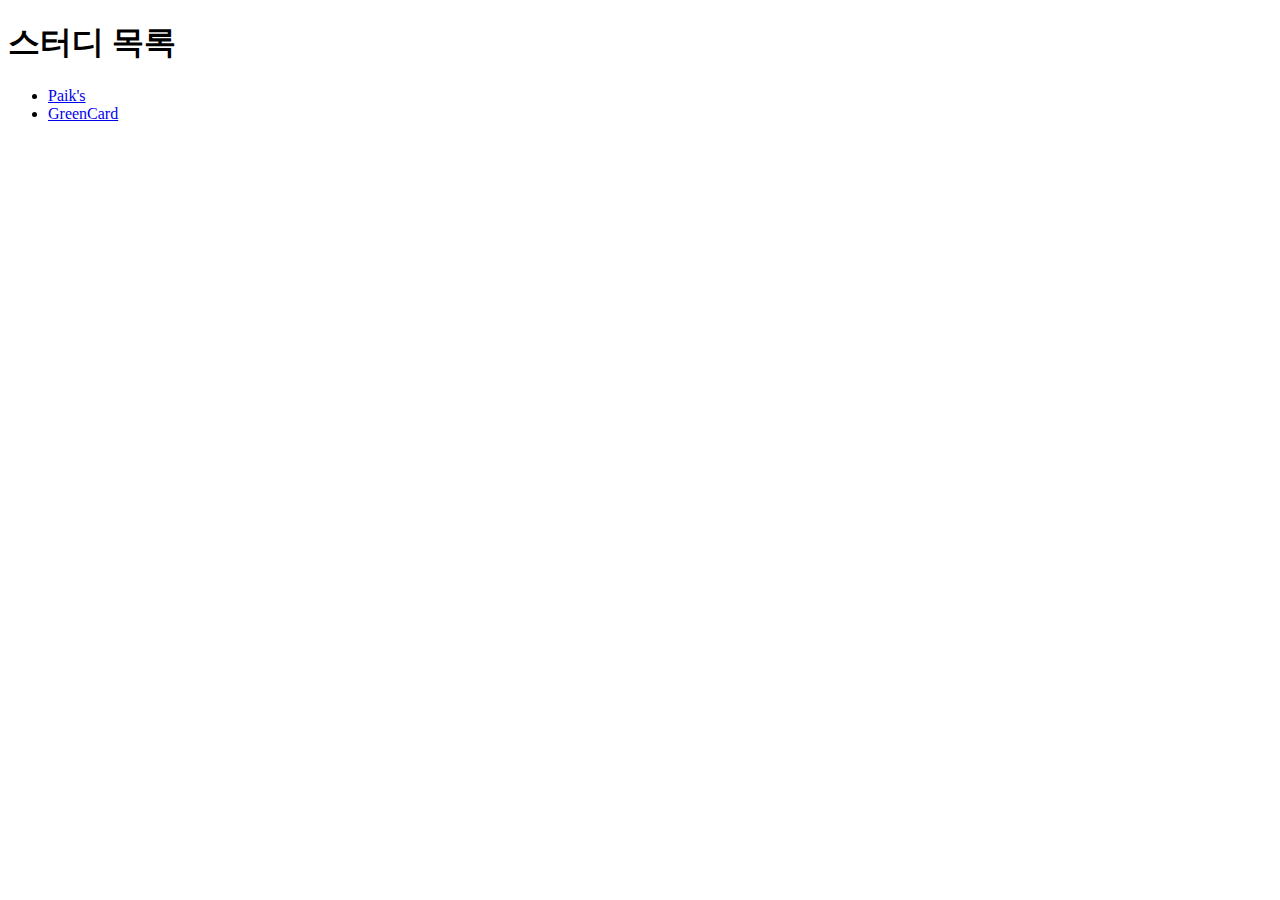
<file: index.html>
<!DOCTYPE html>
<html lang="en">
<head>
  <meta charset="UTF-8">
  <meta name="viewport" content="width=device-width, initial-scale=1.0">
  <title>김수진</title>
</head>
<body>
  <div class="wrap">
    <header>
      <h1>스터디 목록</h1>
    </header>
    <ul>
      <li><a href="./paik/index.html">Paik's</a></li>
      <li><a href="./GreenCard/index.html">GreenCard</a></li>
    </ul>
  </div>
</body>
</html>
</file>
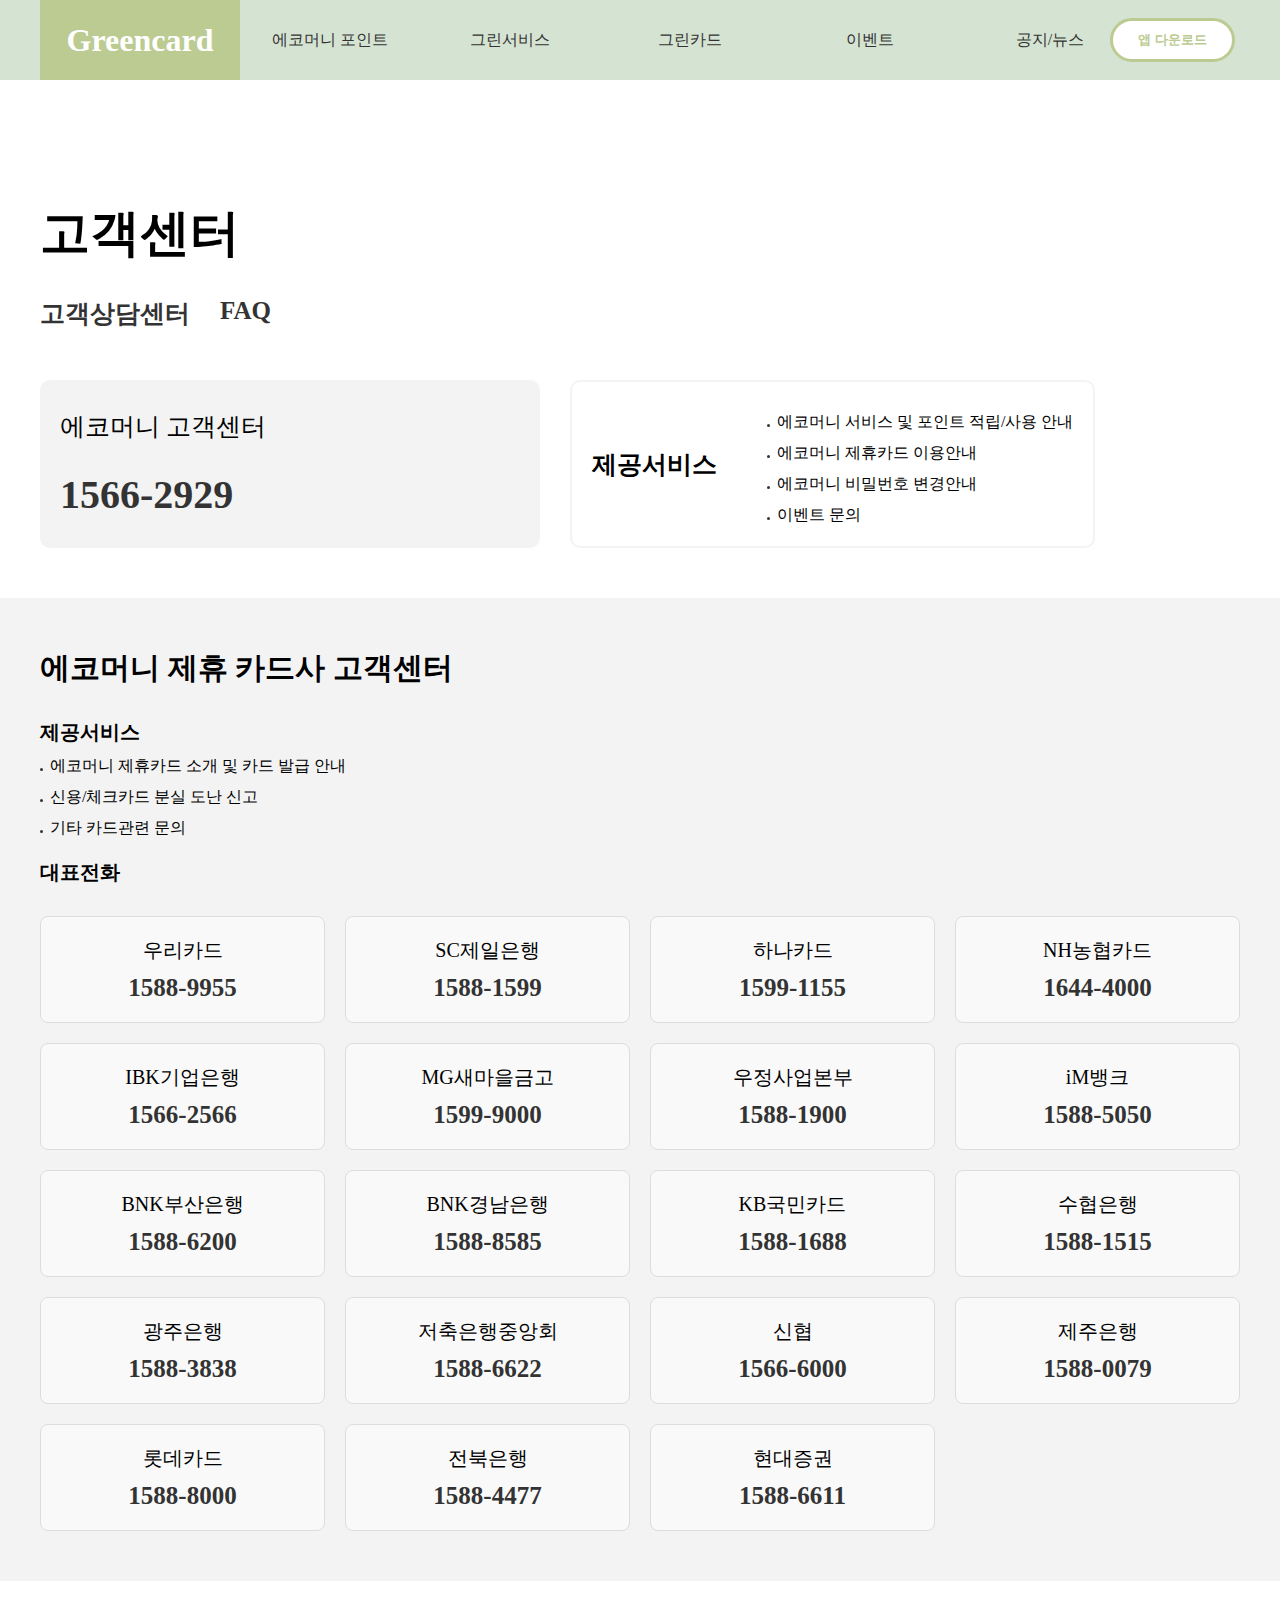
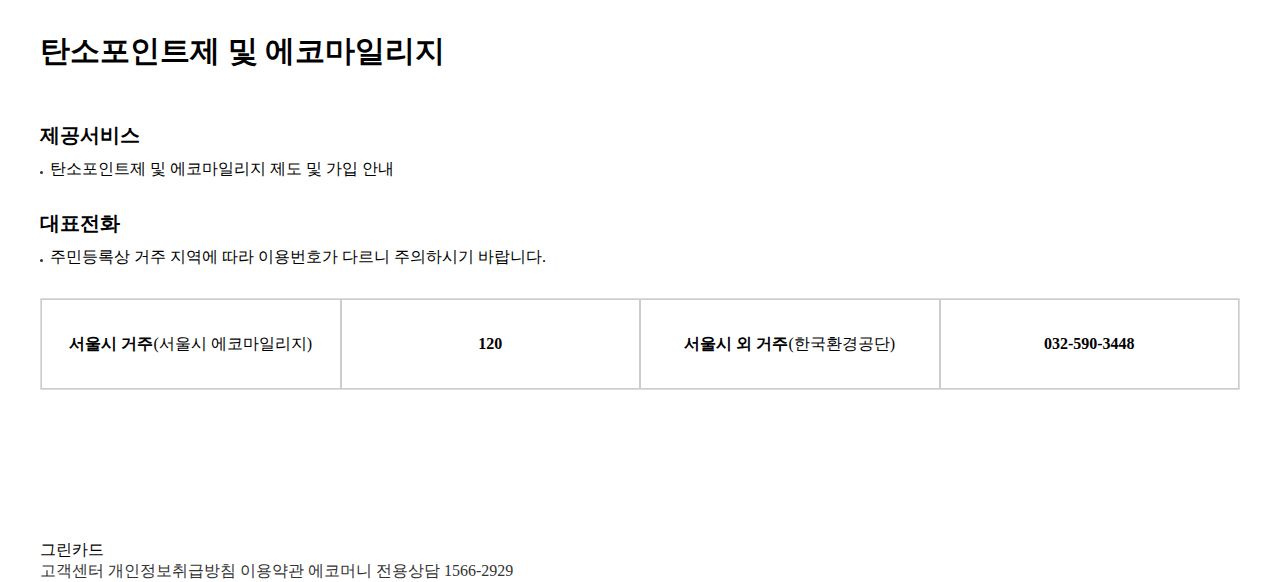
<file: GreenCard/index.html>
<!DOCTYPE html>
<html lang="kr">

<head>
  <meta charset="UTF-8">
  <meta name="viewport" content="width=device-width, initial-scale=1.0">
  <title>김수진</title>
  <link rel="stylesheet" href="index.css">
</head>

<body>
  <div class="wrap">
    <header>
      <div class="center_content">
        <h1><a href="#">Greencard</a></h1>
        <nav>
          <ul class="lnb">
            <li>
              <a href="#">에코머니 포인트</a>
              <ul class="submenu">
                <li><a href="#">적립/사용 안내</a></li>
              </ul>
            </li>
            <li>
              <a href="#">그린서비스</a>
              <ul class="submenu">
                <li><a href="#">녹색소비</a></li>
                <li><a href="#">대중교통</a></li>
                <li><a href="#">에너지절약</a></li>
                <li><a href="#">공공시설</a></li>
              </ul>
            </li>
            <li>
              <a href="#">그린카드</a>
              <ul class="submenu">
                <li><a href="#">카드소개</a></li>
                <li><a href="#">그린카드 V1</a></li>
                <li><a href="#">그린카드 V2</a></li>
                <li><a href="#">어디로든 그린카드 (V3)</a></li>
                <li><a href="#">플랫폼카드</a></li>
              </ul>
            </li>
            <li>
              <a href="#">이벤트</a>
            </li>
            <li>
              <a href="#">공지/뉴스</a>
              <ul class="submenu">
                <li><a href="#">공지사항</a></li>
                <li><a href="#">친환경뉴스</a></li>
              </ul>
            </li>
          </ul>
          <div class="lnb-container"></div>
          <button type="button">앱 다운로드</button>
          <!--    <div class="img_area">
            <a href="#">
              <img src="" alt="비씨">
            </a>
          </div> -->
        </nav>
      </div>
    </header>
    <main>
      <section class="customer_1">
        <div class="center_content">
          <h2>고객센터</h2>
          <div class="txt1">
            <a href="#">
              고객상담센터
            </a>
            <a href="#">
              FAQ
            </a>
          </div>
          <div class="customer_center">
            <div class="eco_center">
              <p>에코머니 고객센터</p>
              <a href="tel:1566-2929">1566-2929</a>
            </div>
            <div class="eco_service">
              <p>제공서비스</p>
              <ul class="list-dot">
                <li>에코머니 서비스 및 포인트 적립/사용 안내</li>
                <li>에코머니 제휴카드 이용안내</li>
                <li>에코머니 비밀번호 변경안내</li>
                <li>이벤트 문의</li>
              </ul>
            </div>
          </div>
        </div>
      </section>
      <section class="customer_2">
        <div class="center_content">
          <h2>에코머니 제휴 카드사 고객센터</h2>
          <h3>제공서비스</h3>
          <ul class="list-dot">
            <li>에코머니 제휴카드 소개 및 카드 발급 안내</li>
            <li>신용/체크카드 분실 도난 신고</li>
            <li>기타 카드관련 문의</li>
          </ul>
          <h4>대표전화</h4>
          <div class="main_tel">
            <div class="tel_box">
              <div class="car_name">우리카드</div>
              <a href="tel:1588-9955">1588-9955</a>
            </div>
            <div class="tel_box">
              <div class="car_name">SC제일은행</div>
              <a href="tel:1588-1599">1588-1599</a>
            </div>
            <div class="tel_box">
              <div class="car_name">하나카드</div>
              <a href="tel:1599-1155">1599-1155</a>
            </div>
            <div class="tel_box">
              <div class="car_name">NH농협카드</div>
              <a href="tel:1644-4000">1644-4000</a>
            </div>
            <div class="tel_box">
              <div class="car_name">IBK기업은행</div>
              <a href="tel:1566-2566">1566-2566</a>
            </div>
            <div class="tel_box">
              <div class="car_name">MG새마을금고</div>
              <a href="tel:1599-9000">1599-9000</a>
            </div>
            <div class="tel_box">
              <div class="car_name">우정사업본부</div>
              <a href="tel:1588-1900">1588-1900</a>
            </div>
            <div class="tel_box">
              <div class="car_name">iM뱅크
              </div>
              <a href="tel:1588-5050">1588-5050</a>
            </div>
            <div class="tel_box">
              <div class="car_name">BNK부산은행
              </div>
              <a href="tel:1588-6200">1588-6200</a>
            </div>
            <div class="tel_box">
              <div class="car_name">BNK경남은행
              </div>
              <a href="tel:1588-8585">1588-8585</a>
            </div>
            <div class="tel_box">
              <div class="car_name">KB국민카드
              </div>
              <a href="tel:1588-1688">1588-1688</a>
            </div>
            <div class="tel_box">
              <div class="car_name">수협은행</div>
              <a href="tel:1588-1515">1588-1515</a>
            </div>
            <div class="tel_box">
              <div class="car_name">광주은행</div>
              <a href="tel:1588-3838">1588-3838</a>
            </div>
            <div class="tel_box">
              <div class="car_name">저축은행중앙회</div>
              <a href="tel:1588-6622">1588-6622</a>
            </div>
            <div class="tel_box">
              <div class="car_name">신협</div>
              <a href="tel:1566-6000">1566-6000</a>
            </div>
            <div class="tel_box">
              <div class="car_name">제주은행</div>
              <a href="tel:1588-0079">1588-0079</a>
            </div>
            <div class="tel_box">
              <div class="car_name">롯데카드</div>
              <a href="tel:1588-8000">1588-8000</a>
            </div>
            <div class="tel_box">
              <div class="car_name">전북은행</div>
              <a href="tel:1588-4477">1588-4477</a>
            </div>
            <div class="tel_box">
              <div class="car_name">현대증권</div>
              <a href="tel:1588-6611">1588-6611</a>
            </div>

          </div>
        </div>
      </section>
      <section class="eco_point">
        <div class="center_content">
          <h2>탄소포인트제 및 에코마일리지</h2>

          <div class="pro_service">
            <h3>제공서비스</h3>
            <ul class="list-dot">
              <li>탄소포인트제 및 에코마일리지 제도 및 가입 안내</li>
            </ul>
          </div>
          <div class="main_call">
            <h3>대표전화
            </h3>
            <ul class="list-dot">
              <li>주민등록상 거주 지역에 따라 이용번호가 다르니 주의하시기 바랍니다.</li>
          </div>
          <div class="main_call_area">
            <div class="call_box">
              <div class="place">
                <strong>서울시 거주</strong>
                <span>(서울시 에코마일리지)</span>
              </div>
              <div class="num">
                <a href="tel:120">120</a>
              </div>
            </div>
            <div class="call_box">
              <div class="place">
                <strong>서울시 외 거주</strong>
                <span>(한국환경공단)</span>
              </div>
              <div class="num">
                <a href="tel:032-590-3448">032-590-3448</a>
              </div>
            </div>
          </div>
        </div>
      </section>

    </main>
    <footer>
      <div class="center_content">
        <div class="foo_wrap">
          <p>그린카드</p>
          <div class="foo_list">
            <a href="#">고객센터</a>
            <a href="#">개인정보취급방침</a>
            <a href="#">이용약관</a>
            <a href="tel:1566-2929">에코머니 전용상담 1566-2929</a>
          </div>
        </div>

    </footer>
  </div>
</body>

</html>
</file>
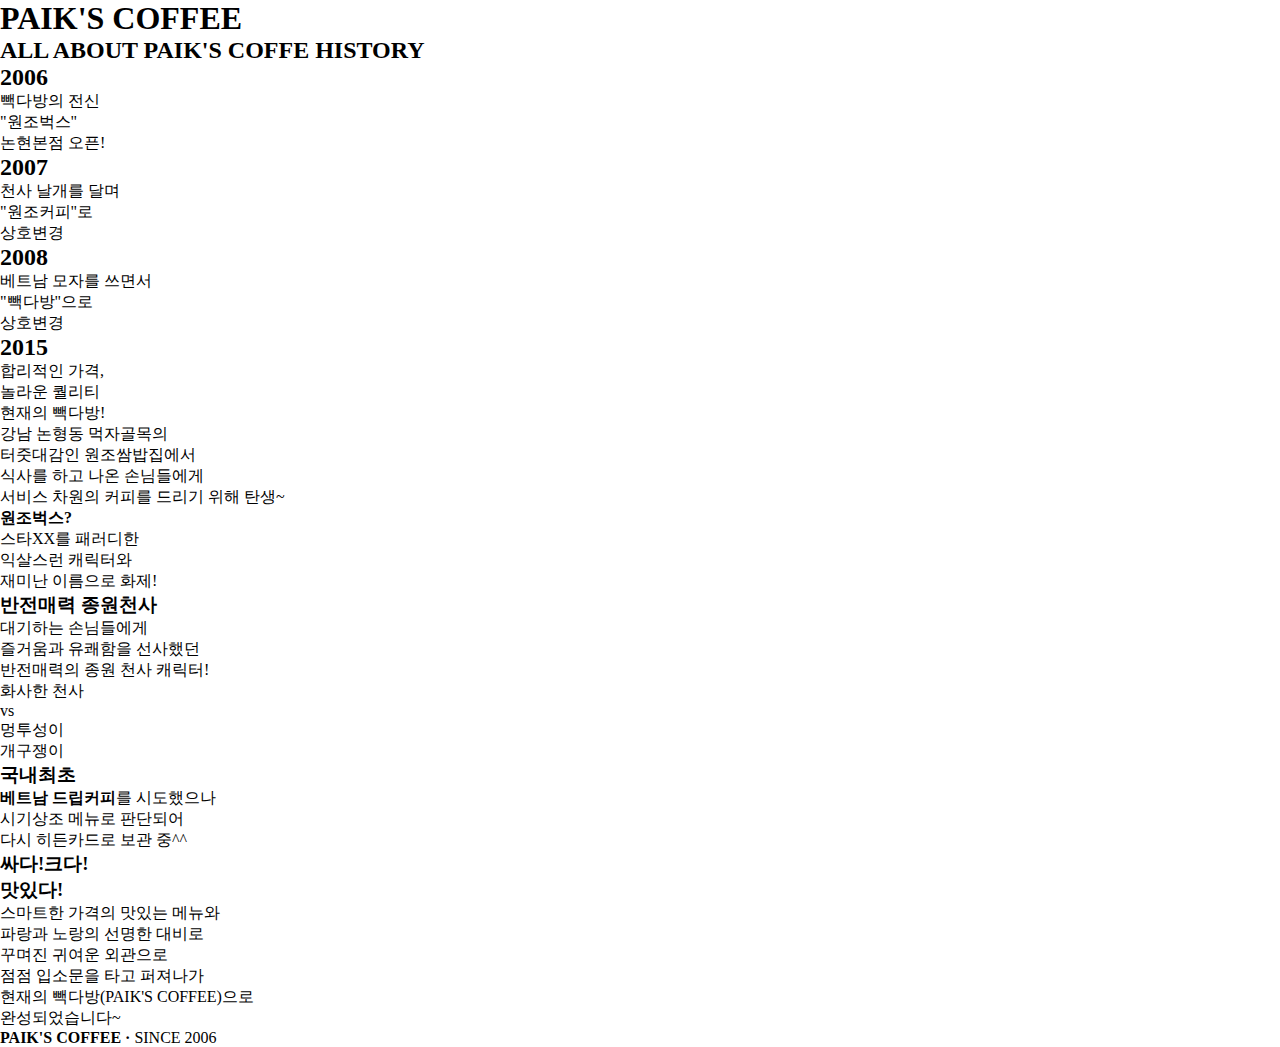
<file: paik/index.html>
<!DOCTYPE html>
<html lang="ko">

<head>
  <meta charset="UTF-8">
  <meta name="viewport" content="width=device-width, initial-scale=1.0">
  <title>김수진</title>
</head>
<style>
  * {
    margin: 0;
    padding: 0;
  }
</style>

<body>
  <header>
    <h1>PAIK'S COFFEE</h1>
    <h2>ALL ABOUT PAIK'S COFFE HISTORY</h2>
  </header>
  <main>
    <section class="since">
      <div class="year1">
        <h2>2006</h2>
        <p>빽다방의 전신<br />
          "원조벅스"<br />
          논현본점 오픈!</p>
      </div>
      <div class="year2">
        <h2>2007</h2>
        <p>천사 날개를 달며<br />
          "원조커피"로<br />
          상호변경</p>
      </div>
      <div class="year3">
        <h2>2008</h2>
        <p>베트남 모자를 쓰면서<br />
          "빽다방"으로<br>
          상호변경</p>
      </div>
      <div class="year4">
        <h2>2015</h2>
        <p>합리적인 가격,<br />
          놀라운 퀄리티<br />
          현재의 빽다방!
        </p>
      </div>
    </section>
    <section class="contents">
      <div class="txt1">
        <p>강남 논형동 먹자골목의<br />
          터줏대감인 원조쌈밥집에서<br />
          식사를 하고 나온 손님들에게<br />
          서비스 차원의 커피를 드리기 위해 탄생~
        </p>
        <strong>원조벅스?</strong>
        <p>
          스타XX를 패러디한<br />
          익살스런 캐릭터와<br />
          재미난 이름으로 화제!
        </p>
      </div>
      <div class="txt2">
        <h3>반전매력 종원천사</h3>
        <p>대기하는 손님들에게<br />
          즐거움과 유쾌함을 선사했던<br>
          반전매력의 종원 천사 캐릭터!
        </p>
        <div class="txt2_1">
          <p>화사한 천사</p>
          <p>vs</p>
          <p>멍투성이<br />개구쟁이</p>
        </div>
      </div>
      <div class="txt3">
        <h3>
          국내최초
        </h3>
        <p><strong>베트남 드립커피</strong>를 시도했으나<br />
          시기상조 메뉴로 판단되어<br />
          다시 히든카드로 보관 중^^
        </p>
      </div>
      <div class="txt4">
        <h3>싸다!크다!<br />
          맛있다!
        </h3>
        <p>
          스마트한 가격의 맛있는 메뉴와<br />
          파랑과 노랑의 선명한 대비로<br />
          꾸며진 귀여운 외관으로<br />
          점점 입소문을 타고 퍼져나가<br />
          현재의 빽다방(PAIK'S COFFEE)으로<br />
          완성되었습니다~
        </p>
      </div>
    </section>
  </main>
  <footer>
    <p><strong>PAIK'S COFFEE ·</strong> SINCE 2006 </p>
  </footer>
</body>

</html>
</file>
<file: GreenCard/index.css>
/* reset */
* {
  margin: 0; 
  padding: 0; 
  box-sizing: border-box;
}

a {
  text-decoration: none;
  color: #333;
}

li {
  list-style: none;
}

/* -------------------------------------------------------- */

header {
  width: 100%; 
  height: 80px; 
  line-height: 80px; 
  text-align: center; 
  padding: 0 20px;
  background-color: rgb(213, 227, 210);
  position: fixed;
  top: 0; 
  left: 0;
  z-index: 100; /* 헤더가 항상 위에 있도록 설정 */
}

.center_content {
  width: 1200px;
  height: 100%;
  margin: 0 auto;
}

h1 {
  width: 200px; 
  height: 100%; 
  float: left;
}

h1>a {
  display: block; 
  width: 100%; 
  height: 100%;
  background-color: rgb(187, 203, 146); 
  color: #fff;
}

nav {
  height: 100%;
  display: flex;
  align-items: center;
  position: relative; 
}

.lnb-container {
  display: flex;
  position: fixed; 
  left: 0;
  top: 80px; 
  height: 270px;
  background-color: #fff;
  border-bottom: 1px solid #ccc;
  width: 100%;
  opacity: 0; 
  visibility: hidden; 
  z-index: 10;
  align-items: center;
  transition: opacity 0.3s ease, visibility 0.3s ease; 
}

nav:hover .lnb-container {
  opacity: 1;
  visibility: visible;
}

.lnb-container:hover {
  opacity: 1; /* 이 부분을 추가하여 lnb-container 배경 위에 마우스를 올려도 유지되도록 함 */
  visibility: visible;
}

.lnb {
  display: flex;
  margin: 0;
  padding: 0;
  width: auto; 
  z-index: 15;
}

.lnb>li {
  position: relative;
  width: 180px;
}

.lnb>li>ul {
  position: absolute;
  left: 0;
  top: 80px;
  width: 180px; 
  opacity: 0;
  transition: opacity 0.3s ease; 
  z-index: 20; 
}

.lnb:hover ul,
.lnb>li:focus-within>ul {
  opacity: 1;
}

.lnb>li>a {
  display: block;
  width: 100%;
  height: 100%;
}

.lnb>li>a:hover {
  font-weight: bold;
}

.lnb>li>ul>li {
  width: 100%;
  height: 40px;
  padding: 0;
  transition: all 0.3s ease;
}

.lnb>li>ul>li>a {
  display: block;
  width: 100%;
  height: 100%;
  line-height: 40px;
  text-align: center;
  transition: all 0.3s ease;
  margin-top: 10px;
}

.lnb>li>ul>li>a:hover {
  background-color: rgba(112, 159, 68, 0.664);
  color: #fff;
  padding: 0;
  border-radius: 20px;
}

nav button {
  padding: 10px 25px;
  background-color: #ffffff;
  color: rgb(187, 203, 146);
  border-radius: 50px;
  font-weight: bold;
  margin-left: -30px;
  cursor: pointer;
  border: 3px solid rgb(187, 203, 146);
  z-index: 1;
}

/* header_end */

main {
  margin-top: 80px;
}

.list-dot li {
  position: relative;
  padding-left: 10px;
  /* font-size: 16px; */
}

.list-dot li::before {
  content: '';
  position: absolute;
  top: 12px;
  left: 0;
  width: 3px;
  height: 3px;
  border-radius: 50%;
  background-color: #333;
}

.list-dot li {
  margin-top: 10px;
}

/* section1 */

.customer_1 {
  margin-top: 200px;
}

.customer_1 h2 {
  font-size: 50px;
}

.customer_1 .txt1 {
  display: flex;
  gap: 30px;
  font-size: 25px;
  margin-top: 30px;
  font-weight: bold;
}

.customer_1 .customer_center {
  display: flex;
  align-items: stretch; 
  gap: 30px;
  margin-top: 50px;
}

.customer_1 .eco_center {
  display: flex;
  flex-direction: column;
  justify-content: space-between; 
  background-color: rgb(243, 243, 243);
  width: 500px;
  padding: 20px; 
  border-radius: 10px;
  box-sizing: border-box; 
}

.customer_1 .eco_center p, 
.customer_1 .eco_center a {
  margin: 10px 0; 
}

.customer_1 .eco_center p {
  font-size: 25px;
}

.customer_1 .eco_center a {
  font-size: 40px;
  font-weight: bold;
}

.customer_1 .eco_service {
  display: flex;
  align-items: center;
  border: 2px solid rgb(243, 243, 243);
  padding: 20px;
  border-radius: 10px;
  box-sizing: border-box;
}

.customer_1 .eco_service p {
  font-size: 25px;
  margin-right: 50px; 
  font-weight: bold;
}

/* section2 */

.customer_2 {
  background-color: rgb(243, 243, 243);
  margin-top: 50px;
}

.customer_2 .center_content {
  padding: 50px 0px;
}

.customer_2 h2 {
  font-size: 30px;
  margin-bottom: 30px;
}

.customer_2 h3 {
  font-size: 20px;
  margin-bottom: 10px;
}

.customer_2 h4 {
  font-size: 20px;
  margin: 20px 0px 30px;
}

.customer_2 .main_tel {
  display: grid;
  grid-template-columns: repeat(4, 1fr); 
  gap: 20px; 
}

.customer_2 .tel_box {
  background-color: #f9f9f9;
  padding: 20px;
  text-align: center;
  border: 1px solid #ddd;
  border-radius: 8px;
  
}

.customer_2 .car_name {
font-size: 20px;
  margin-bottom: 10px;
}

.customer_2 .tel_box a{
  font-weight: bold;
  font-size: 25px;
}


/* section3 _eco_point */


.eco_point{
 margin-bottom: 150px;
}

.eco_point h2 {
  font-size: 30px;
  margin: 50px auto;
}

.eco_point h3 {
  font-size: 20px;
}

.eco_point .main_call h3 {
  margin-top: 30px;
}

.main_call_area {
  display: flex;
  justify-content: space-between;
  border: 1px solid #ddd;
  margin-top: 30px;
}

.call_box {
  display: flex;
  flex: 1;
}

.place, .num {
  flex: 1;
  border: 1px solid #ccc;
  padding: 10px;
  text-align: center;
  min-height: 90px;
  display: flex;
  align-items: center;
  justify-content: center;
}

.num a {
  font-weight: bold;
  color: #000;
  text-decoration: none;
}
</file>
